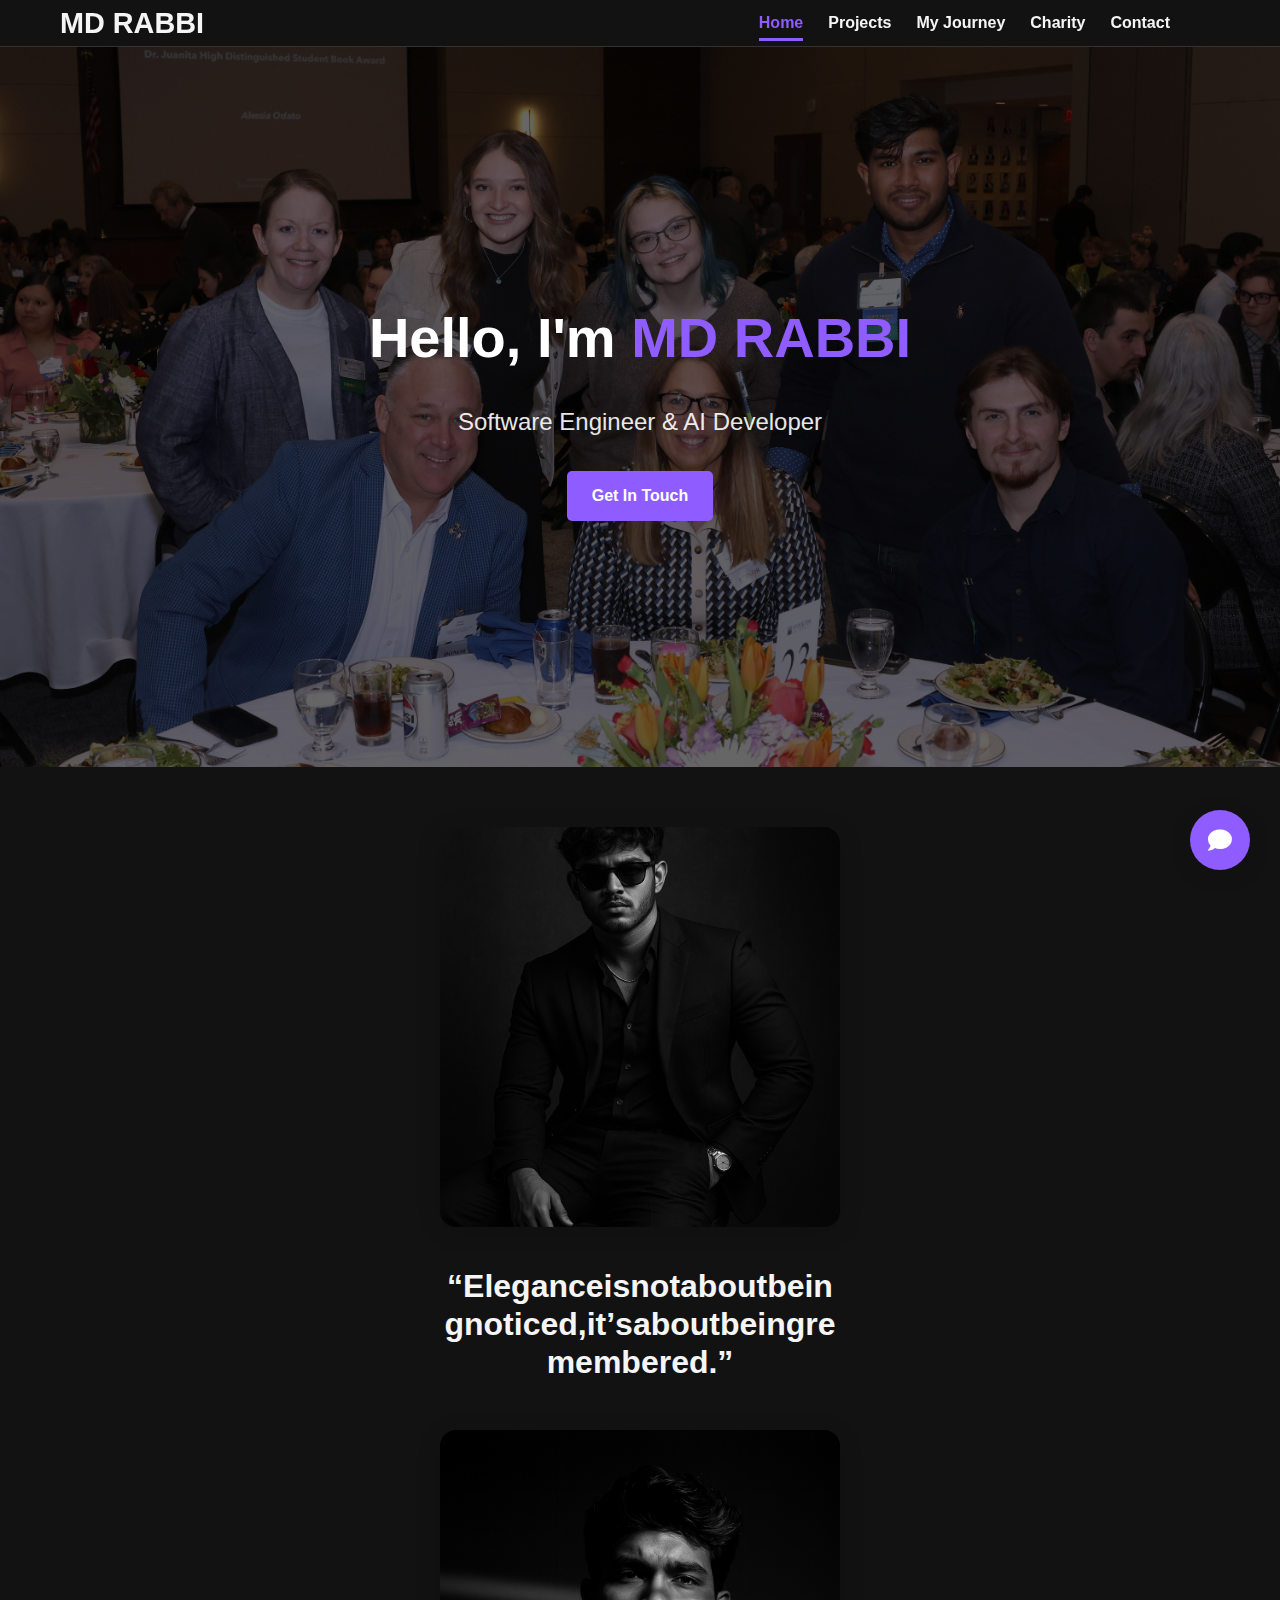
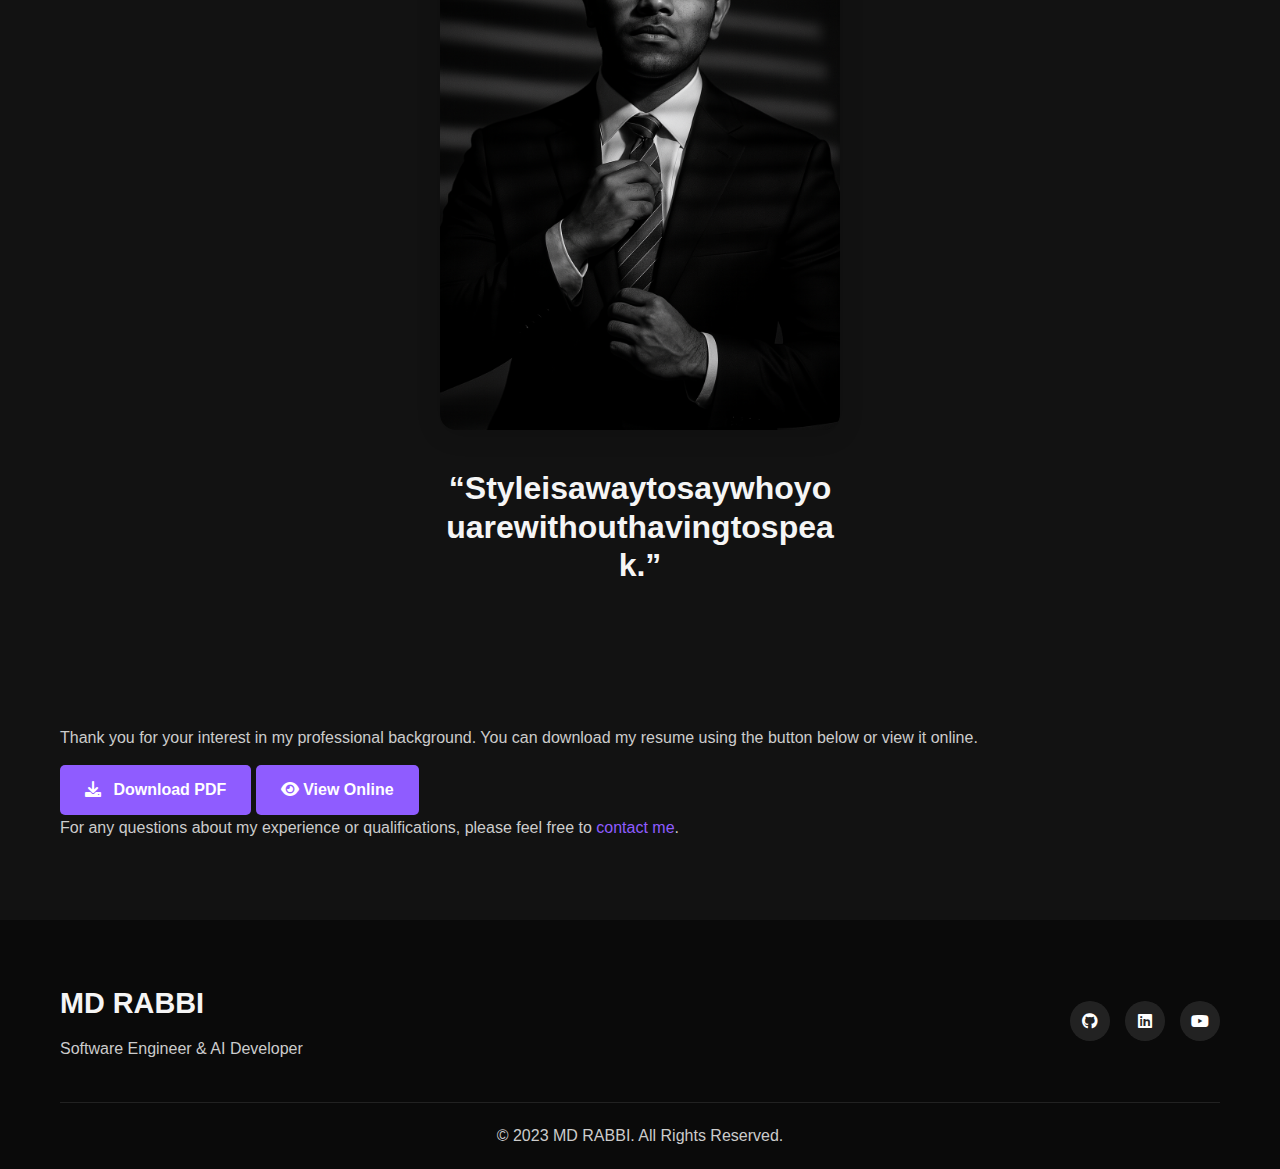
<file: index.html>
<!DOCTYPE html>
<html lang="en" data-theme="dark">
<head>
    <meta charset="UTF-8">
    <meta name="viewport" content="width=device-width, initial-scale=1.0">
    <title>MD RABBI</title>
    <link rel="stylesheet" href="styles.css">
    <link rel="stylesheet" href="chatbot.css">
    <link rel="stylesheet" href="https://cdnjs.cloudflare.com/ajax/libs/font-awesome/6.0.0-beta3/css/all.min.css">
    <!-- Preload dark mode to prevent flash -->
    <style>
@keyframes letter-fade-violet-white {
  0% { color: #8f5cff; opacity: 1; }
  50% { color: #fff; opacity: 0.7; }
  100% { color: #8f5cff; opacity: 1; }
}
.interactive-quote {
  font-size: 2rem;
  font-weight: bold;
  line-height: 1.2;
  margin: 32px 0 0 0;
  border-radius: 8px;
  display: inline-block;
  background: none;
  text-shadow: none;
}
.interactive-quote span {
  display: inline-block;
  animation: letter-fade-violet-white 2s infinite alternate;
}
</style>
</head>
<body>
    <header>
        <div class="container">
            <h1 class="logo">MD RABBI</h1>
            <nav>
                <ul>
                    <li><a href="index.html" class="active">Home</a></li>
                    <li><a href="projects.html">Projects</a></li>
                    <li><a href="journey.html">My Journey</a></li>
                    <li><a href="charity.html">Charity</a></li>
                    <li><a href="contact.html">Contact</a></li>
                </ul>
            </nav>
        </div>
    </header>

    <section class="hero">
        <div class="video-background">
            <img src="IMG_4354.JPG" alt="Beach Silhouette" id="hero-image" style="width:100%;height:100%;object-fit:cover;">
            <div class="video-overlay"></div>
        </div>
        <div class="container">
            <div class="hero-content">
                <h2>Hello, I'm <span class="highlight">MD RABBI</span></h2>
                <p class="subtitle">Software Engineer & AI Developer</p>
                <a href="contact.html" class="btn">Get In Touch</a>
            </div>
        </div>
    </section>

    <!-- Add two images with quotes section -->
    <section class="image-quote-section">
      <div class="container" style="display:flex;flex-direction:column;gap:48px;justify-content:center;align-items:center;margin:60px auto;">
        <div style="width:100%;max-width:400px;text-align:center;">
          <img src="5854298B-4780-4C69-BCE3-955BF38A91E3.PNG" alt="Look 1" style="width:100%;border-radius:16px;box-shadow:0 4px 24px rgba(0,0,0,0.15);">
          <blockquote class="interactive-quote">“Elegance is not about being noticed, it’s about being remembered.”</blockquote>
        </div>
        <div style="width:100%;max-width:400px;text-align:center;">
          <img src="C2DDB8EA-46F3-41B8-9608-4E34A2DE93BC.PNG" alt="Look 2" style="width:100%;border-radius:16px;box-shadow:0 4px 24px rgba(0,0,0,0.15);">
          <blockquote class="interactive-quote">“Style is a way to say who you are without having to speak.”</blockquote>
        </div>
      </div>
    </section>
    <script>
    document.addEventListener('DOMContentLoaded', function() {
      // Letter-by-letter animation for quotes
      document.querySelectorAll('.interactive-quote').forEach(function(quote) {
        var text = quote.textContent;
        quote.innerHTML = '';
        for (let i = 0; i < text.length; i++) {
          const span = document.createElement('span');
          span.textContent = text[i];
          span.style.animationDelay = (i * 0.06) + 's';
          quote.appendChild(span);
        }
      });
      var slider = document.getElementById('compare-slider');
      var overlay = document.getElementById('compare-overlay');
      if (slider && overlay) {
        slider.addEventListener('input', function() {
          overlay.style.width = slider.value + '%';
        });
      }
    });
    </script>

    <!-- Add Resume section from resume.html -->
    <section class="resume-section">
        <div class="container">
            <div class="resume-info">
                <p>Thank you for your interest in my professional background. You can download my resume using the button below or view it online.</p>
                <div class="resume-buttons">
                    <a href="https://drive.google.com/file/d/1pkd09YYqiFDeB0E7iOkY-baiqibolE61/view?usp=sharing" class="btn download-btn"><i class="fas fa-download"></i> Download PDF</a>
                    <a href="https://drive.google.com/file/d/1pkd09YYqiFDeB0E7iOkY-baiqibolE61/view?usp=sharing" class="btn view-btn"><i class="fas fa-eye"></i> View Online</a>
                </div>
                <p>For any questions about my experience or qualifications, please feel free to <a href="contact.html">contact me</a>.</p>
            </div>
        </div>
    </section>

    <footer>
        <div class="container">
            <div class="footer-content">
                <div class="footer-logo">
                    <h2>MD RABBI</h2>
                    <p>Software Engineer & AI Developer</p>
                </div>
                <div class="social-links">
                    <a href="https://github.com/Mrabbi3"><i class="fab fa-github"></i></a>
                    <a href="https://www.linkedin.com/in/md-rabbi3/"><i class="fab fa-linkedin"></i></a>
                    <a href="https://www.youtube.com/@FLOCKY144"><i class="fab fa-youtube"></i></a>
                </div>
            </div>
            <div class="copyright">
                <p>&copy; 2023 MD RABBI. All Rights Reserved.</p>
            </div>
        </div>
    </footer>

    <script src="script.js"></script>
    <script src="chatbot.js"></script>
</body>
</html>
</file>
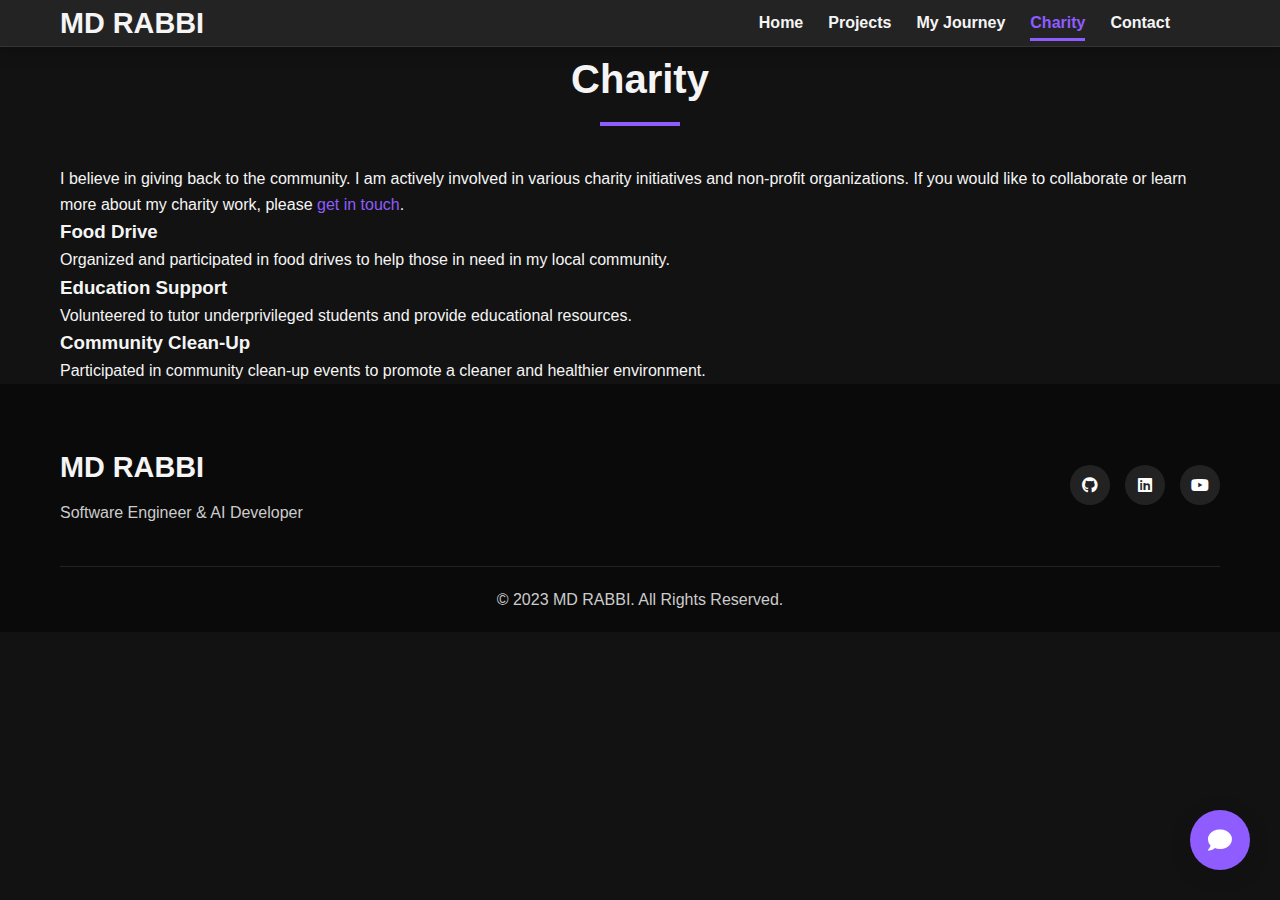
<file: charity.html>
<!DOCTYPE html>
<html lang="en" data-theme="dark">
<head>
    <meta charset="UTF-8">
    <meta name="viewport" content="width=device-width, initial-scale=1.0">
    <title>Charity - MD RABBI</title>
    <link rel="stylesheet" href="styles.css">
    <link rel="stylesheet" href="chatbot.css">
    <link rel="stylesheet" href="https://cdnjs.cloudflare.com/ajax/libs/font-awesome/6.0.0-beta3/css/all.min.css">
</head>
<body>
    <header>
        <div class="container">
            <h1 class="logo">MD RABBI</h1>
            <nav>
                <ul>
                    <li><a href="index.html">Home</a></li>
                    <li><a href="projects.html">Projects</a></li>
                    <li><a href="journey.html">My Journey</a></li>
                    <li><a href="charity.html" class="active">Charity</a></li>
                    <li><a href="contact.html">Contact</a></li>
                </ul>
            </nav>
        </div>
    </header>
    <section class="charity-section">
        <div class="container">
            <h2 class="section-title">Charity</h2>
            <p>I believe in giving back to the community. I am actively involved in various charity initiatives and non-profit organizations. If you would like to collaborate or learn more about my charity work, please <a href="contact.html">get in touch</a>.</p>
            <div class="charity-list">
                <div class="charity-item">
                    <h3>Food Drive</h3>
                    <p>Organized and participated in food drives to help those in need in my local community.</p>
                </div>
                <div class="charity-item">
                    <h3>Education Support</h3>
                    <p>Volunteered to tutor underprivileged students and provide educational resources.</p>
                </div>
                <div class="charity-item">
                    <h3>Community Clean-Up</h3>
                    <p>Participated in community clean-up events to promote a cleaner and healthier environment.</p>
                </div>
            </div>
        </div>
    </section>
    <footer>
        <div class="container">
            <div class="footer-content">
                <div class="footer-logo">
                    <h2>MD RABBI</h2>
                    <p>Software Engineer & AI Developer</p>
                </div>
                <div class="social-links">
                    <a href="https://github.com/Mrabbi3"><i class="fab fa-github"></i></a>
                    <a href="https://www.linkedin.com/in/md-rabbi3/"><i class="fab fa-linkedin"></i></a>
                    <a href="https://www.youtube.com/@FLOCKY144"><i class="fab fa-youtube"></i></a>
                </div>
            </div>
            <div class="copyright">
                <p>&copy; 2023 MD RABBI. All Rights Reserved.</p>
            </div>
        </div>
    </footer>
    <script src="script.js"></script>
    <script src="chatbot.js"></script>
</body>
</html>
</file>
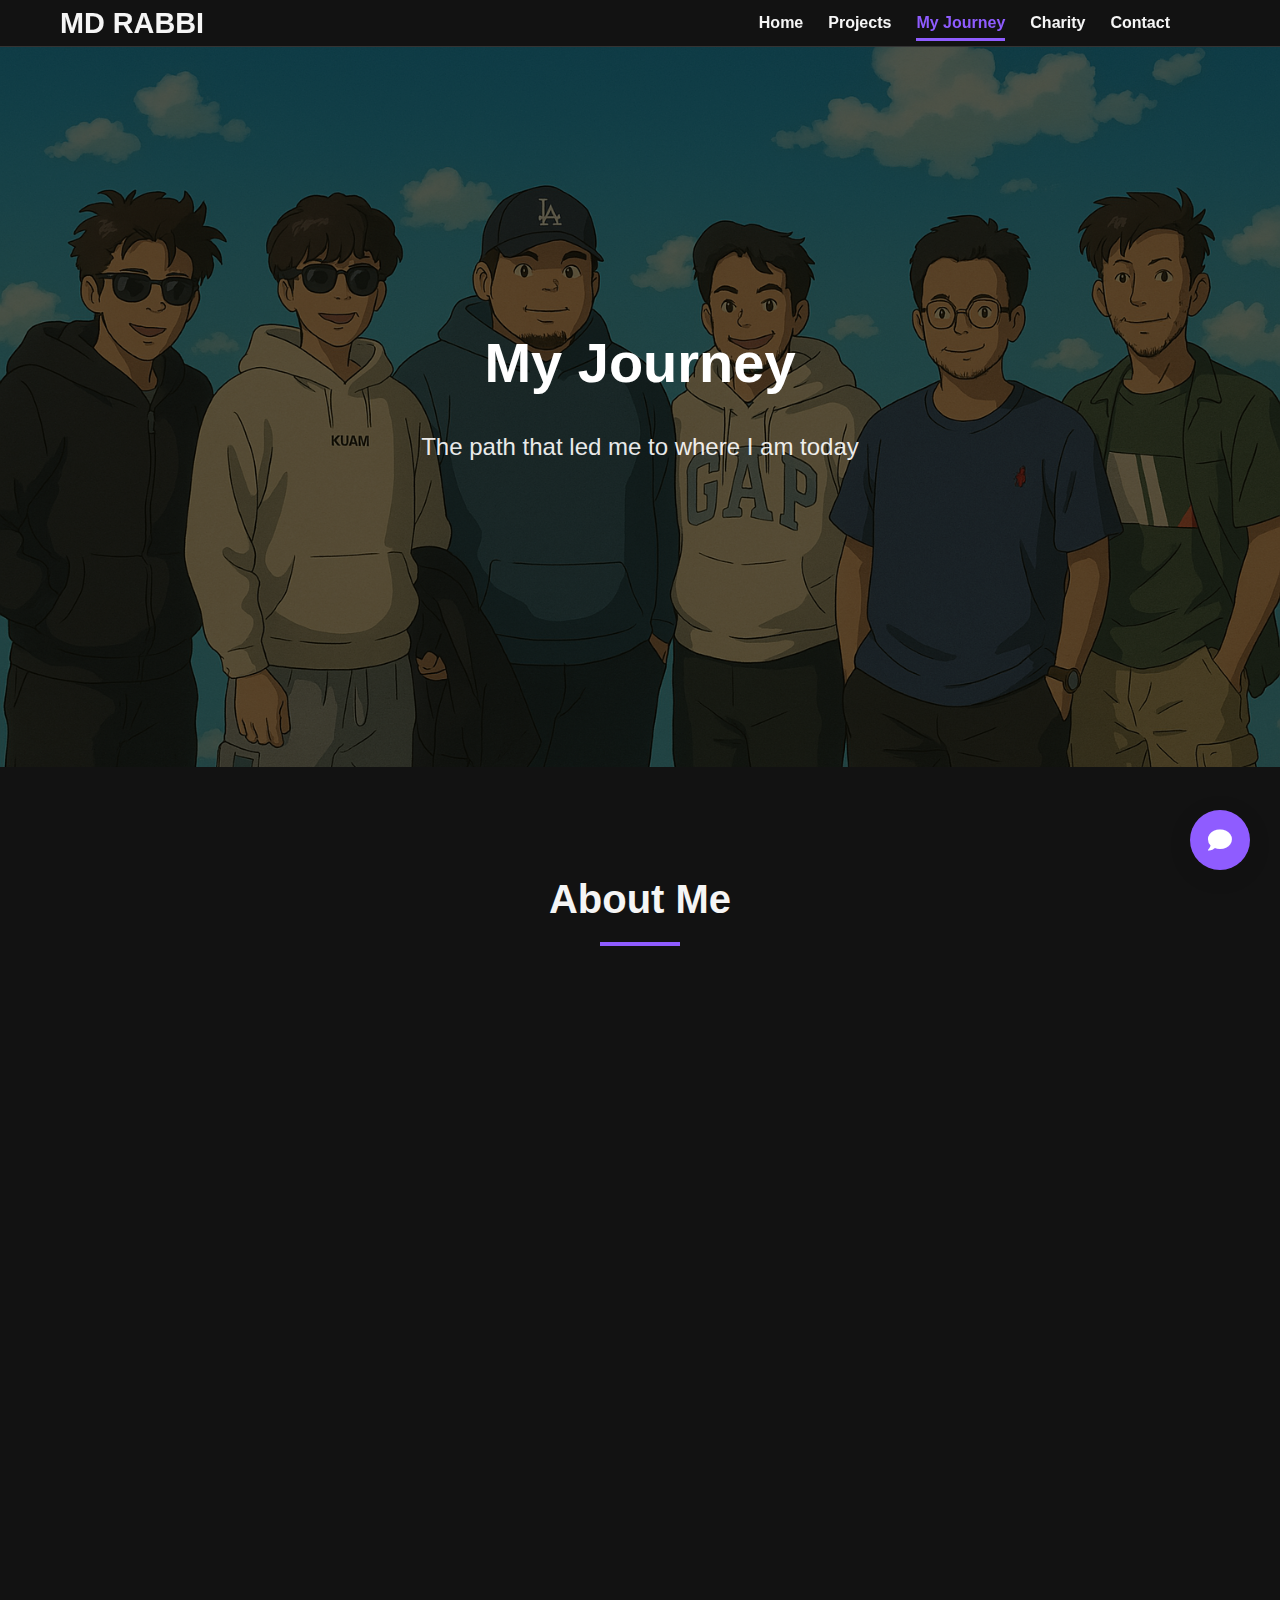
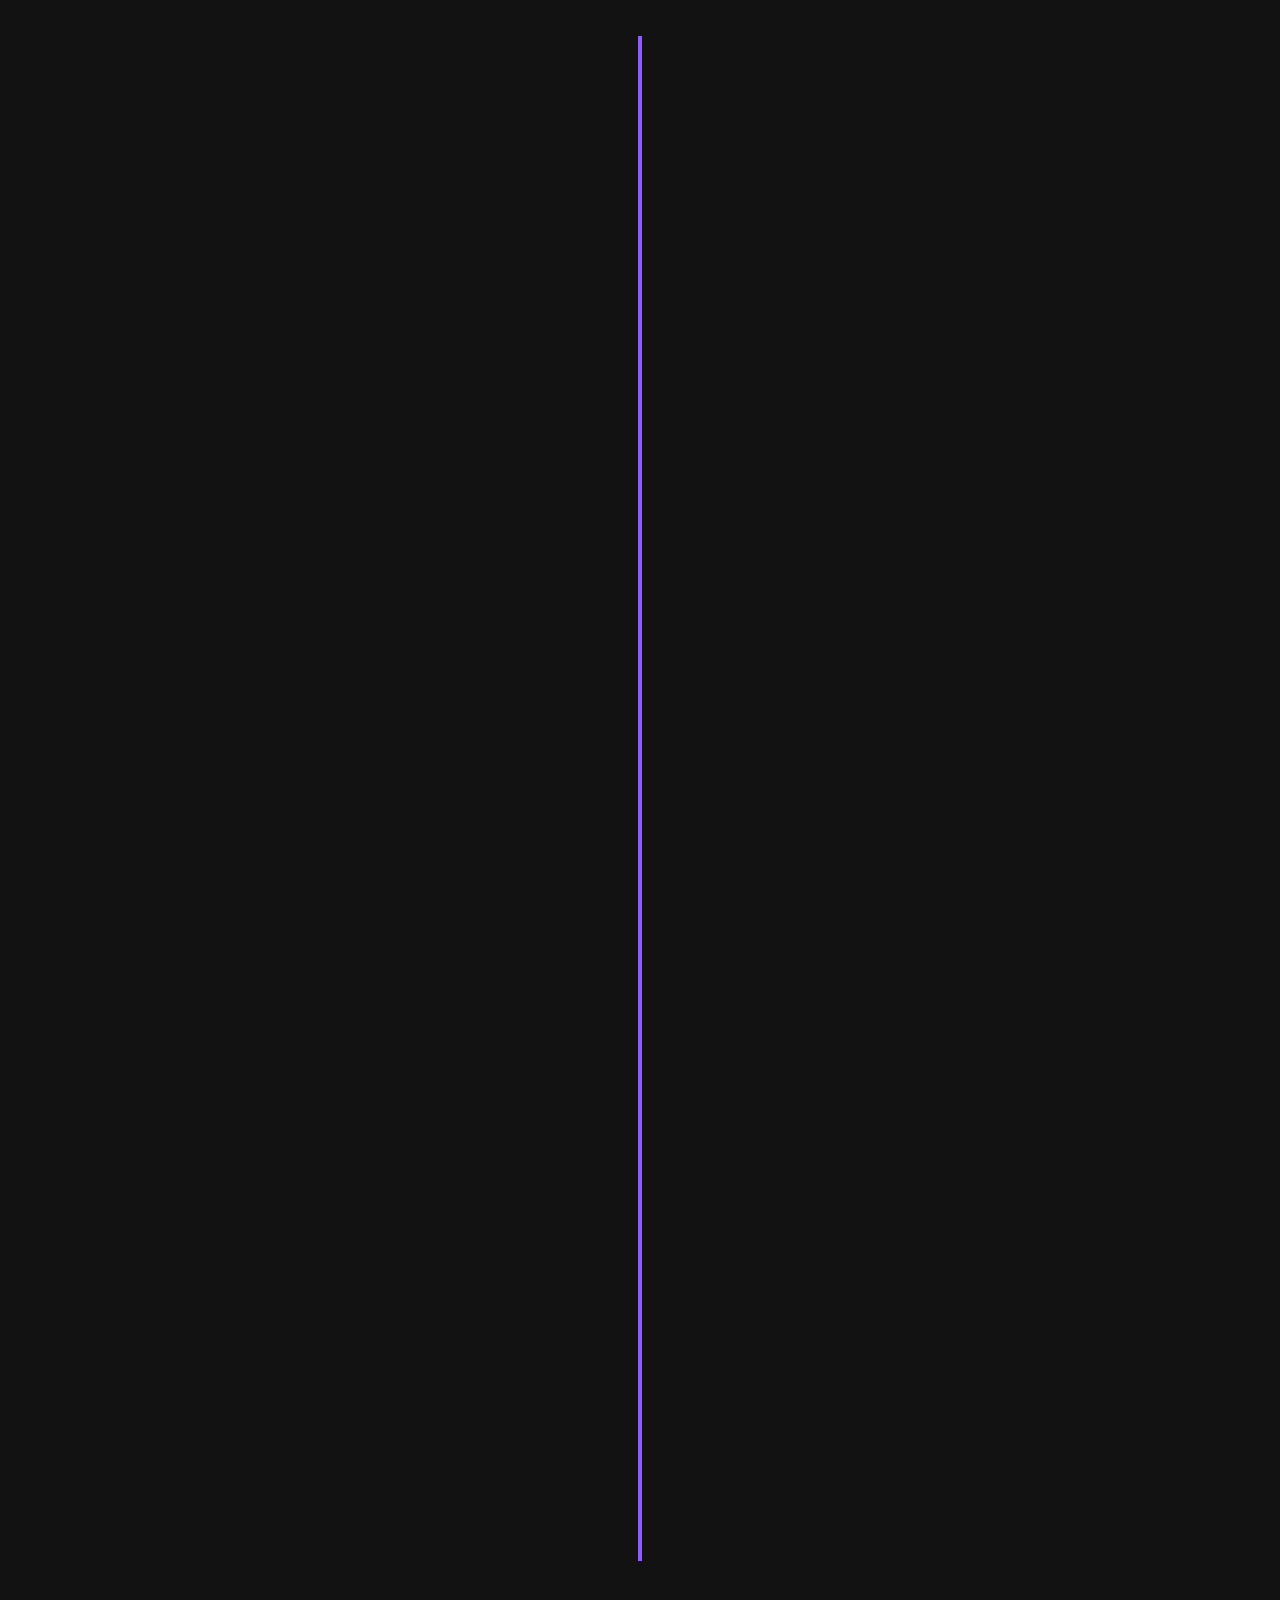
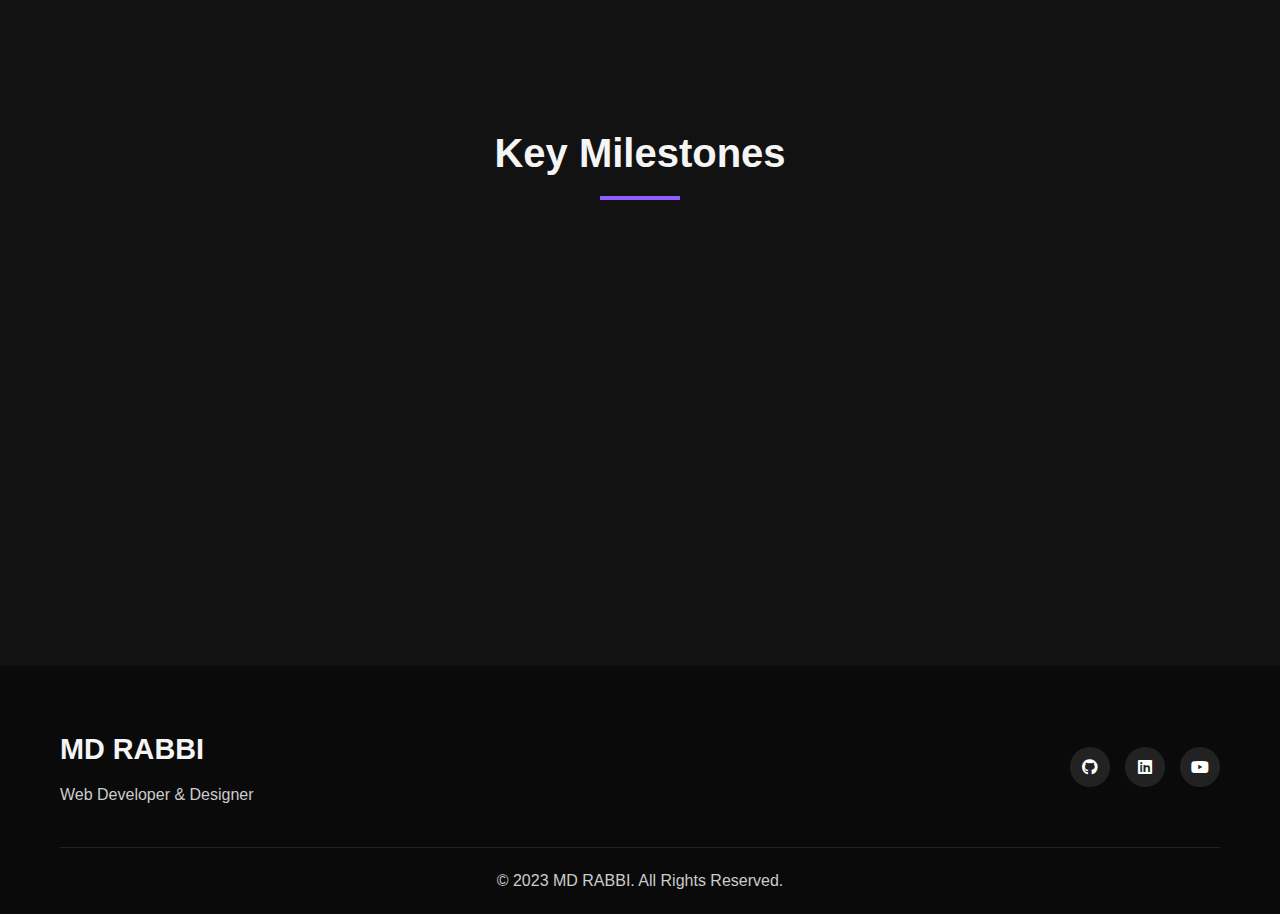
<file: journey.html>
<!DOCTYPE html>
<html lang="en" data-theme="dark">
<head>
    <meta charset="UTF-8">
    <meta name="viewport" content="width=device-width, initial-scale=1.0">
    <title>My Journey - MD RABBI</title>
    <link rel="stylesheet" href="styles.css">
    <link rel="stylesheet" href="chatbot.css">
    <link rel="stylesheet" href="https://cdnjs.cloudflare.com/ajax/libs/font-awesome/6.0.0-beta3/css/all.min.css">
</head>
<body>
    <header>
        <div class="container">
            <h1 class="logo">MD RABBI</h1>
            <nav>
                <ul>
                    <li><a href="index.html">Home</a></li>
                    <li><a href="projects.html">Projects</a></li>
                    <li><a href="journey.html" class="active">My Journey</a></li>
                    <li><a href="charity.html">Charity</a></li>
                    <li><a href="contact.html">Contact</a></li>
                </ul>
            </nav>
        </div>
    </header>

    <section class="hero">
        <div class="video-background">
            <img src="5B5FF857-5235-4617-AEDC-463E670869E3.PNG" alt="My Journey Hero" id="hero-image" style="width:100%;height:100%;object-fit:cover;">
            <div class="video-overlay"></div>
        </div>
        <div class="container">
            <div class="hero-content">
                <h2>My Journey</h2>
                <p class="subtitle">The path that led me to where I am today</p>
            </div>
        </div>
    </section>

    <!-- Add About section after hero -->
    <section class="about" id="about">
        <div class="container">
            <h2 class="section-title">About Me</h2>
            <div class="about-content">
                <div class="about-image">
                    <img src="IMG_3974.JPG" alt="Your Name">
                </div>
                <div class="about-text">
                    <p>Welcome to my portfolio! I am a passionate computer science student with a keen interest in Ai and Machine Learning and software development. Also I am good at web development and design. I am a quick learner and I am always looking for new challenges.</p>
                    <p>My goal is to become a software engineer and I am working hard to achieve my goal. Currently I am looking for internship to gain more experience and knowledge. Thanks!</p>
                    <div class="skills">
                        <h3>My Skills</h3>
                        <div class="skill-tags">
                            <span>HTML5</span>
                            <span>CSS3</span>
                            <span>JavaScript</span>
                            <span>React</span>
                            <span>Node.js</span>
                            <span>Java</span>
                            <span>Python</span>
                            <span>C++</span>
                            <span>C#</span>
                            <span>SQL</span>
                            <span>Git</span>
                            <span>GitHub</span>
                            <span> LLM </span>
                            <span> ML </span>
                            <span> AI </span>
                        </div>
                    </div>
                </div>
            </div>
        </div>
    </section>

    <!-- After about section, add timeline-section and milestones -->
    <section class="timeline-section">
        <div class="container">
            <div class="timeline">
                <!-- Timeline Item 1 -->
                <div class="timeline-item">
                    <div class="timeline-dot"></div>
                    <div class="timeline-date">2025</div>
                    <div class="timeline-content">
                        <h3>Student Worker</h3>
                        <h4>Stockton University</h4>
                        <p>I started my role as a Student Worker in various departments of Stockton University which includes Dean of Students office, Osprey Pantry and research institute.</p>
                    </div>
                </div>
                <!-- Timeline Item 2 -->
                <div class="timeline-item">
                    <div class="timeline-dot"></div>
                    <div class="timeline-date">2024</div>
                    <div class="timeline-content">
                        <h3>Resident Assistant</h3>
                        <h4>Stockton University</h4>
                        <p>I became a resident assistant for Stockton University. I was able to learn a lot about the responsibilities of a resident assistant and how to handle the residents.</p>
                    </div>
                </div>
                <!-- Timeline Item 3 -->
                <div class="timeline-item">
                    <div class="timeline-dot"></div>
                    <div class="timeline-date">2023</div>
                    <div class="timeline-content">
                        <h3>Workshop Tutor</h3>
                        <h4>Stockton University</h4>
                        <p>I was a tutor for a workshop on Mathematics. I was able to help the students understand the concepts of Mathematics and how to apply them in real life problems.</p>
                    </div>
                </div>
                <!-- Timeline Item 4 -->
                <div class="timeline-item">
                    <div class="timeline-dot"></div>
                    <div class="timeline-date">2023</div>
                    <div class="timeline-content">
                        <h3>Bachelor's Degree in Computer Science</h3>
                        <h4>Stockton University</h4>
                        <p>I Started my higher education in Stockton University in New Jersey. One of my life changing decision was to come to US for higher education. I learned a lot about myself and my capabilities. I was able to build a strong foundation in Computer Science and Mathematics.</p>
                    </div>
                </div>
                <!-- Timeline Item 5 -->
                <div class="timeline-item">
                    <div class="timeline-dot"></div>
                    <div class="timeline-date">2019</div>
                    <div class="timeline-content">
                        <h3>First Work Experience</h3>
                        <h4>Sangram Textile</h4>
                        <p>My First work experience in my Family Business where I learned important rules of business and how to deal with clients. For technical Part I used HTML, CSS, JavaScript to build a simple website for the company.</p>
                    </div>
                </div>
            </div>
        </div>
    </section>
    <section class="milestones">
        <div class="container">
            <h2 class="section-title">Key Milestones</h2>
            <div class="milestones-grid">
                <div class="milestone-card">
                    <div class="milestone-icon">
                        <i class="fas fa-trophy"></i>
                    </div>
                    <h3>Dean's List</h3>
                    <p>Received recognition for outstanding academic performance in the Fall 2023, Spring 2024 and Spring 2025.</p>
                    <a href="https://www.linkedin.com/in/md-rabbi3/details/honors/" class="btn-small">View More</a>
                </div>
                <div class="milestone-card">
                    <div class="milestone-icon">
                        <i class="fas fa-certificate"></i>
                    </div>
                    <h3>Certification</h3>
                    <p>Earned certification in Advanced JavaScript and React Development.</p>
                </div>
                <div class="milestone-card">
                    <div class="milestone-icon">
                        <i class="fas fa-users"></i>
                    </div>
                    <h3>Leadership Awards</h3>
                    <p>Received leadership awards for my contributions to the community and the university.</p>
                    <a href="https://www.linkedin.com/in/md-rabbi3/details/honors/" class="btn-small">View More</a>
                </div>
                <div class="milestone-card">
                    <div class="milestone-icon">
                        <i class="fas fa-laptop-code"></i>
                    </div>
                    <h3>Hackathons</h3>
                    <p>Successfully completed HenHack 2024 and presented my project in the hackathon.</p>
                </div>
            </div>
        </div>
    </section>

    <footer>
        <div class="container">
            <div class="footer-content">
                <div class="footer-logo">
                    <h2>MD RABBI</h2>
                    <p>Web Developer & Designer</p>
                </div>
                <div class="social-links">
                    <a href="https://github.com/Mrabbi3"><i class="fab fa-github"></i></a>
                    <a href="https://www.linkedin.com/in/md-rabbi3/"><i class="fab fa-linkedin"></i></a>
                    <a href="https://www.youtube.com/@FLOCKY144"><i class="fab fa-youtube"></i></a>
                </div>
            </div>
            <div class="copyright">
                <p>&copy; 2023 MD RABBI. All Rights Reserved.</p>
            </div>
        </div>
    </footer>

    <script src="script.js"></script>
    <script src="chatbot.js"></script>
</body>
</html>
</file>
<file: styles.css>
/* General Styles */
:root {
    --primary-color: #8f5cff; /* Violet accent color */
    --secondary-color: #555555;
    --dark-color: #222222;
    --light-color: #ffffff;
    --success-color: #28a745;
    --danger-color: #dc3545;
    --box-shadow: 0 5px 15px rgba(0, 0, 0, 0.05);
    --transition: all 0.3s ease;
    --text-color: #333333;
    --bg-color: #181818; /* Matte black */
    --card-bg: #232323;
    --border-color: #eaeaea;
    --shadow-color: rgba(0, 0, 0, 0.05);
}

/* Dark Theme Variables - must be after :root */
html[data-theme="dark"] {
    --primary-color: #8f5cff;
    --secondary-color: #aaa;
    --accent-color: #8f5cff;
    --bg-color: #181818;
    --light-color: #232323;
    --text-color: #f5f5f5; /* This is white text for dark mode */
    --border-color: #333;
    --shadow-color: rgba(0, 0, 0, 0.2);
    --box-shadow: 0 5px 15px var(--shadow-color);
    --dark-color: #f5f5f5; /* Invert dark color for dark mode */
}

* {
    margin: 0;
    padding: 0;
    box-sizing: border-box;
}

body {
    font-family: 'Segoe UI', Tahoma, Geneva, Verdana, sans-serif;
    line-height: 1.6;
    color: var(--text-color);
    background-color: var(--bg-color);
}

a {
    text-decoration: none;
    color: var(--primary-color);
    transition: var(--transition);
}

a:hover {
    color: #6c2bd7; /* Darker shade of violet */
}

ul {
    list-style: none;
}

img {
    max-width: 100%;
    height: auto;
}

.container {
    max-width: 1200px;
    margin: 0 auto;
    padding: 0 20px;
}

.section-title {
    text-align: center;
    margin-bottom: 40px;
    font-size: 2.5rem;
    color: var(--dark-color);
    position: relative;
    padding-bottom: 15px;
}

.section-title::after {
    content: '';
    position: absolute;
    bottom: 0;
    left: 50%;
    transform: translateX(-50%);
    width: 80px;
    height: 4px;
    background-color: var(--primary-color);
}

.btn {
    display: inline-block;
    background-color: var(--primary-color);
    color: white;
    padding: 12px 25px;
    border: none;
    border-radius: 5px;
    cursor: pointer;
    transition: var(--transition);
    font-weight: 600;
    text-align: center;
}

.btn:hover {
    background-color: #6c2bd7; /* Darker shade of violet */
    color: white;
    transform: translateY(-3px);
    box-shadow: var(--box-shadow);
}

.btn-small {
    padding: 8px 15px;
    font-size: 0.9rem;
}

.btn.secondary {
    background-color: transparent;
    border: 2px solid var(--primary-color);
    color: var(--primary-color);
}

.btn.secondary:hover {
    background-color: var(--primary-color);
    color: white;
}

.center {
    text-align: center;
    margin-top: 30px;
}

.highlight {
    color: var(--primary-color);
}

/* Header */
header {
    background-color: var(--light-color);
    box-shadow: var(--box-shadow);
    position: sticky;
    top: 0;
    z-index: 100;
    transition: background-color 0.3s, box-shadow 0.3s;
}

header.transparent-header {
    background-color: transparent !important;
    box-shadow: none !important;
}

header .container {
    display: flex;
    align-items: center;
    justify-content: space-between;
    position: relative;
}

header nav {
    margin-right: 50px;
}

.logo {
    font-size: 1.8rem;
    color: var(--dark-color);
    font-weight: 700;
}

nav ul {
    display: flex;
}

nav ul li {
    margin-left: 25px;
}

nav ul li a {
    color: var(--dark-color);
    font-weight: 600;
    padding: 10px 0;
    position: relative;
}

nav ul li a::after {
    content: '';
    position: absolute;
    bottom: 0;
    left: 0;
    width: 0;
    height: 3px;
    background-color: var(--primary-color);
    transition: var(--transition);
}

nav ul li a:hover::after,
nav ul li a.active::after {
    width: 100%;
}

nav ul li a.active {
    color: var(--primary-color);
}

/* Hero Section with Video Background */
.hero {
    position: relative;
    height: 80vh;
    color: white;
    display: flex;
    align-items: center;
    text-align: center;
    overflow: hidden;
}

.video-background {
    position: absolute;
    top: 0;
    left: 0;
    width: 100%;
    height: 100%;
    z-index: 0; /* Changed from -1 to ensure video is visible */
    overflow: hidden;
}

#hero-video {
    position: absolute;
    top: 50%;
    left: 50%;
    min-width: 100%;
    min-height: 100%;
    width: auto;
    height: auto;
    transform: translateX(-50%) translateY(-50%);
    object-fit: cover;
    z-index: 1; /* Ensure video is above the background */
    display: block !important; /* Force display */
    visibility: visible !important; /* Ensure visibility */
    opacity: 1 !important; /* Full opacity */
}

.video-overlay {
    position: absolute;
    top: 0;
    left: 0;
    width: 100%;
    height: 100%;
    background-color: rgba(0, 0, 0, 0.5); /* Less dark to make video more visible */
    z-index: 2; /* Above video but below content */
}

.hero-content {
    position: relative;
    z-index: 3; /* Above overlay and video */
    pointer-events: auto; /* Ensure interactive elements work */
    max-width: 800px;
    margin: 0 auto;
}

.hero-content h2 {
    font-size: 3.5rem;
    margin-bottom: 20px;
}

.hero-content .subtitle {
    font-size: 1.5rem;
    margin-bottom: 30px;
    opacity: 0.9;
}

/* About Section */
.about {
    padding: 100px 0;
    background-color: var(--light-color);
}

.about-content {
    display: flex;
    align-items: center;
    gap: 50px;
}

.about-image {
    flex: 1;
}

.about-image img {
    border-radius: 10px;
    box-shadow: var(--box-shadow);
}

.about-text {
    flex: 2;
}

.about-text p {
    margin-bottom: 20px;
    font-size: 1.1rem;
}

.skills {
    margin-top: 30px;
}

.skills h3 {
    margin-bottom: 15px;
    font-size: 1.3rem;
}

.skill-tags {
    display: flex;
    flex-wrap: wrap;
    gap: 10px;
}

.skill-tags span {
    background-color: rgba(143, 92, 255, 0.1); /* Light version of accent color */
    color: var(--primary-color);
    padding: 8px 15px;
    border-radius: 20px;
    font-size: 0.9rem;
    font-weight: 600;
    transition: all 0.3s ease; /* Add transition for smooth effect */
}

.skill-tags span:hover {
    background-color: var(--primary-color);
    color: white;
    transform: translateY(-5px);
    box-shadow: 0 5px 15px rgba(0,0,0,0.1);
    cursor: pointer;
}

/* Featured Projects Section */
.featured-projects {
    padding: 100px 0;
    background-color: var(--bg-color);
}

.projects-grid {
    display: grid;
    grid-template-columns: repeat(auto-fill, minmax(350px, 1fr));
    gap: 30px;
}

.project-card {
    background-color: var(--light-color);
    border-radius: 10px;
    overflow: hidden;
    box-shadow: var(--box-shadow);
    transition: var(--transition);
}

.project-card:hover {
    transform: translateY(-10px);
}

.project-image {
    height: 200px;
    overflow: hidden;
}

.project-image img {
    width: 100%;
    height: 100%;
    object-fit: cover;
    transition: var(--transition);
}

.project-card:hover .project-image img {
    transform: scale(1.1);
}

.project-info {
    padding: 20px;
}

.project-info h3 {
    margin-bottom: 10px;
    font-size: 1.3rem;
}

.project-info p {
    margin-bottom: 15px;
    color: var(--secondary-color);
}

.project-tags {
    display: flex;
    flex-wrap: wrap;
    gap: 8px;
    margin-bottom: 15px;
}

.project-tags span {
    background-color: rgba(143, 92, 255, 0.1);
    color: var(--primary-color);
    padding: 5px 10px;
    border-radius: 15px;
    font-size: 0.8rem;
    font-weight: 600;
}

.project-links {
    display: flex;
    gap: 10px;
}

.project-card .btn-small {
    background-color: #6c2bd7; /* Darker shade of violet */
}

/* Page Header */
.page-header {
    background: linear-gradient(rgba(0, 0, 0, 0.7), rgba(0, 0, 0, 0.7)), url('https://via.placeholder.com/1920x400') no-repeat center center/cover;
    padding: 80px 0;
    color: white;
    text-align: center;
}

.page-header h2 {
    font-size: 2.5rem;
    margin-bottom: 15px;
}

.page-header p {
    font-size: 1.2rem;
    max-width: 700px;
    margin: 0 auto 20px;
    opacity: 0.9;
}

.download-btn {
    margin-top: 15px;
}

.download-btn i {
    margin-right: 8px;
}

/* Projects Page */
.projects-section {
    padding: 80px 0;
    background-color: var(--light-color);
}

.filter-buttons {
    display: flex;
    justify-content: center;
    flex-wrap: wrap;
    gap: 15px;
    margin-bottom: 40px;
}

.filter-btn {
    background-color: transparent;
    border: 2px solid var(--primary-color);
    color: var(--primary-color);
    padding: 8px 20px;
    border-radius: 25px;
    cursor: pointer;
    transition: var(--transition);
    font-weight: 600;
}

.filter-btn:hover,
.filter-btn.active {
    background-color: var(--primary-color);
    color: white;
}

/* Timeline Section */
.timeline-section {
    padding: 80px 0;
    background-color: var(--light-color);
}

.timeline {
    position: relative;
    max-width: 800px;
    margin: 0 auto;
}

.timeline::after {
    content: '';
    position: absolute;
    width: 4px;
    background-color: var(--primary-color);
    top: 0;
    bottom: 0;
    left: 50%;
    transform: translateX(-50%);
}

.timeline-item {
    padding: 20px 40px;
    position: relative;
    width: 50%;
    box-sizing: border-box;
}

.timeline-item:nth-child(odd) {
    left: 0;
}

.timeline-item:nth-child(even) {
    left: 50%;
}

.timeline-dot {
    position: absolute;
    width: 20px;
    height: 20px;
    background-color: white;
    border: 4px solid var(--primary-color);
    border-radius: 50%;
    top: 25px;
    z-index: 1;
}

.timeline-item:nth-child(odd) .timeline-dot {
    right: -10px;
}

.timeline-item:nth-child(even) .timeline-dot {
    left: -10px;
}

.timeline-date {
    position: absolute;
    top: 25px;
    font-weight: 700;
    color: var(--primary-color);
}

.timeline-item:nth-child(odd) .timeline-date {
    right: -120px;
}

.timeline-item:nth-child(even) .timeline-date {
    left: -120px;
}

.timeline-content {
    padding: 20px;
    background-color: var(--light-color);
    border-radius: 10px;
    box-shadow: var(--box-shadow);
}

.timeline-content h3 {
    margin-bottom: 5px;
    color: var(--primary-color);
}

.timeline-content h4 {
    margin-bottom: 10px;
    color: var(--secondary-color);
    font-weight: 600;
}

/* Milestones Section */
.milestones {
    padding: 80px 0;
    background-color: var(--bg-color);
}

.milestones-grid {
    display: grid;
    grid-template-columns: repeat(auto-fill, minmax(250px, 1fr));
    gap: 30px;
}

.milestone-card {
    background-color: var(--light-color);
    padding: 30px;
    border-radius: 10px;
    box-shadow: var(--box-shadow);
    text-align: center;
    transition: var(--transition);
}

.milestone-card:hover {
    transform: translateY(-10px);
}

.milestone-icon {
    font-size: 2.5rem;
    color: var(--primary-color);
    margin-bottom: 20px;
}

.milestone-card h3 {
    margin-bottom: 15px;
    font-size: 1.3rem;
}

/* Resume Page */
.resume-section {
    padding: 80px 0;
    background-color: var(--light-color);
}

.resume-container {
    max-width: 900px;
    margin: 0 auto;
    background-color: var(--light-color);
    padding: 40px;
    border-radius: 10px;
    box-shadow: var(--box-shadow);
}

.resume-header {
    text-align: center;
    margin-bottom: 40px;
    padding-bottom: 20px;
    border-bottom: 2px solid #eee;
}

.resume-header h1 {
    font-size: 2.5rem;
    margin-bottom: 10px;
}

.resume-title {
    font-size: 1.3rem;
    color: var(--secondary-color);
    margin-bottom: 20px;
}

.resume-contact {
    display: flex;
    justify-content: center;
    flex-wrap: wrap;
    gap: 20px;
}

.resume-contact p {
    display: flex;
    align-items: center;
}

.resume-contact p i {
    margin-right: 8px;
    color: var(--primary-color);
}

.resume-summary {
    margin-bottom: 40px;
}

.resume-summary h2,
.resume-section h2 {
    font-size: 1.8rem;
    margin-bottom: 15px;
    color: var(--primary-color);
    padding-bottom: 10px;
    border-bottom: 2px solid #eee;
}

.resume-item {
    margin-bottom: 30px;
}

.resume-item-header {
    display: flex;
    justify-content: space-between;
    align-items: center;
    margin-bottom: 10px;
}

.resume-item-header h3 {
    font-size: 1.3rem;
    color: var(--dark-color);
}

.resume-date {
    font-weight: 600;
    color: var(--primary-color);
}

.resume-item h4 {
    margin-bottom: 15px;
    color: var(--secondary-color);
}

.resume-item ul {
    padding-left: 20px;
    margin-bottom: 15px;
}

.resume-item ul li {
    margin-bottom: 8px;
    position: relative;
    padding-left: 15px;
}

.resume-item ul li::before {
    content: '•';
    color: var(--primary-color);
    position: absolute;
    left: 0;
}

.skills-container {
    display: grid;
    grid-template-columns: repeat(auto-fill, minmax(300px, 1fr));
    gap: 30px;
}

.skill-category {
    margin-bottom: 20px;
}

.skill-category h3 {
    margin-bottom: 15px;
    font-size: 1.2rem;
    color: var(--dark-color);
}

/* Contact Page */
.contact-section {
    padding: 80px 0;
    background-color: var(--light-color);
}

.contact-container {
    display: grid;
    grid-template-columns: 1fr 1fr;
    gap: 50px;
}

.contact-info {
    padding-right: 30px;
}

.contact-info h3,
.contact-form h3 {
    font-size: 1.8rem;
    margin-bottom: 20px;
    color: var(--dark-color);
}

.contact-info p {
    margin-bottom: 30px;
    font-size: 1.1rem;
}

.contact-details {
    margin-bottom: 40px;
}

.contact-item {
    display: flex;
    margin-bottom: 25px;
}

.contact-icon {
    font-size: 1.5rem;
    color: var(--primary-color);
    margin-right: 20px;
    width: 50px;
    height: 50px;
    background-color: rgba(143, 92, 255, 0.1);
    border-radius: 50%;
    display: flex;
    align-items: center;
    justify-content: center;
}

.contact-text h4 {
    margin-bottom: 5px;
    font-size: 1.2rem;
}

.social-links-large {
    display: flex;
    flex-wrap: wrap;
    gap: 15px;
}

.social-link {
    display: flex;
    align-items: center;
    background-color: rgba(143, 92, 255, 0.1);
    color: var(--primary-color);
    padding: 10px 20px;
    border-radius: 5px;
    transition: var(--transition);
}

.social-link:hover {
    background-color: var(--primary-color);
    color: white;
}

.social-link i {
    margin-right: 10px;
    font-size: 1.2rem;
}

.form-group {
    margin-bottom: 20px;
}

.form-group label {
    display: block;
    margin-bottom: 8px;
    font-weight: 600;
}

.form-group input,
.form-group textarea {
    width: 100%;
    padding: 12px;
    border: 1px solid #ddd;
    border-radius: 5px;
    font-family: inherit;
    font-size: 1rem;
    transition: var(--transition);
}

.form-group input:focus,
.form-group textarea:focus {
    outline: none;
    border-color: var(--primary-color);
    box-shadow: 0 0 0 3px rgba(143, 92, 255, 0.2);
}

/* Footer */
footer {
    background-color: var(--dark-color);
    color: white;
    padding: 60px 0 20px;
}

.footer-content {
    display: flex;
    justify-content: space-between;
    align-items: center;
    margin-bottom: 40px;
}

.footer-logo h2 {
    font-size: 1.8rem;
    margin-bottom: 10px;
}

.footer-logo p {
    color: #ccc;
}

.social-links {
    display: flex;
    gap: 15px;
}

.social-links a {
    display: flex;
    align-items: center;
    justify-content: center;
    width: 40px;
    height: 40px;
    background-color: rgba(255, 255, 255, 0.1);
    color: white;
    border-radius: 50%;
    transition: var(--transition);
}

.social-links a:hover {
    background-color: var(--primary-color);
    transform: translateY(-5px);
}

.copyright {
    text-align: center;
    padding-top: 20px;
    border-top: 1px solid rgba(255, 255, 255, 0.1);
    color: #ccc;
}

/* Responsive Design */
@media (max-width: 992px) {
    .about-content {
        flex-direction: column;
        text-align: center;
    }
    
    .about-image {
        margin-bottom: 30px;
    }
    
    .skill-tags {
        justify-content: center;
    }
    
    .contact-container {
        grid-template-columns: 1fr;
    }
    
    .contact-info {
        padding-right: 0;
        margin-bottom: 40px;
    }
}

@media (max-width: 768px) {
    .hero-content h2 {
        font-size: 2.5rem;
    }
    
    .timeline::after {
        left: 31px;
    }
    
    .timeline-item {
        width: 100%;
        padding-left: 70px;
        padding-right: 25px;
    }
    
    .timeline-item:nth-child(even) {
        left: 0;
    }
    
    .timeline-dot {
        left: 21px;
    }
    
    .timeline-item:nth-child(odd) .timeline-dot {
        right: auto;
        left: 21px;
    }
    
    .timeline-date {
        position: relative;
        top: 0;
        margin-bottom: 10px;
    }
    
    .timeline-item:nth-child(odd) .timeline-date,
    .timeline-item:nth-child(even) .timeline-date {
        right: auto;
        left: 0;
    }
    
    .footer-content {
        flex-direction: column;
        text-align: center;
    }
    
    .footer-logo {
        margin-bottom: 20px;
    }
    
    /* Ensure header layout works with the theme toggle on mobile */
    header .container {
        position: relative;
        flex-direction: row; /* Override the column layout for smaller screens */
        justify-content: space-between;
        align-items: center;
    }
    
    header .logo {
        margin-bottom: 0; /* Remove margin added in media query */
        margin-right: auto; /* Push to the left */
    }
    
    /* Hide nav by default on mobile */
    header nav {
        position: absolute;
        top: 100%;
        width: 100%;
        left: 0;
    }
    
    /* Fix contrast for mobile navigation links */
    html[data-theme="dark"] .mobile-nav {
        background-color: var(--light-color);
    }
    
    html[data-theme="dark"] .mobile-nav ul li a {
        color: var(--text-color);
    }
}

@media (max-width: 576px) {
    .theme-toggle {
        position: absolute;
        top: 20px;
        right: 50px; /* Adjusted for better spacing on smaller screens */
    }
    
    .mobile-nav-toggle {
        position: absolute;
        top: 20px;
        right: 20px;
    }
    
    header .container {
        padding-top: 50px; /* Add space at top for the floating buttons */
        flex-direction: column;
        align-items: center;
        padding-bottom: 15px;
    }
    
    .logo {
        margin-bottom: 15px;
        margin-right: 0;
    }
    
    nav ul {
        flex-wrap: wrap;
        justify-content: center;
    }
    
    nav ul li {
        margin: 5px 10px;
    }
    
    .hero {
        height: 60vh;
    }
    
    .hero-content h2 {
        font-size: 2rem;
    }
    
    .hero-content .subtitle {
        font-size: 1.2rem;
    }
    
    .section-title {
        font-size: 2rem;
    }
    
    .projects-grid {
        grid-template-columns: 1fr;
    }
    
    .milestones-grid {
        grid-template-columns: 1fr;
    }
    
    .skills-container {
        grid-template-columns: 1fr;
    }
    
    .resume-container {
        padding: 20px;
    }
    
    .resume-contact {
        flex-direction: column;
        gap: 10px;
    }
}

/* Theme Transition */
body {
    transition: background-color 0.3s ease, color 0.3s ease;
    background-color: var(--bg-color);
    color: var(--text-color);
}

/* Theme Toggle */
.theme-toggle {
    position: absolute;
    right: 20px;
    top: 50%;
    transform: translateY(-50%);
    display: flex;
    align-items: center;
    justify-content: center;
    cursor: pointer;
    width: 36px;
    height: 36px;
    z-index: 101;
    background-color: rgba(128, 128, 128, 0.15);
    border-radius: 50%;
    transition: all 0.3s ease;
    box-shadow: 0 2px 5px rgba(0,0,0,0.1);
}

.theme-toggle:hover {
    background-color: rgba(128, 128, 128, 0.25);
    transform: translateY(-50%) scale(1.1);
}

.theme-toggle i {
    font-size: 1.3rem;
    color: var(--text-color);
    transition: transform 0.3s ease;
}

.theme-toggle:hover i {
    transform: rotate(30deg);
}

html[data-theme="dark"] .theme-toggle {
    background-color: rgba(200, 200, 200, 0.15);
}

html[data-theme="dark"] .theme-toggle:hover {
    background-color: rgba(200, 200, 200, 0.25);
}

html[data-theme="dark"] .theme-toggle i {
    color: #f5f5f5;
}

@media (max-width: 768px) {
    .theme-toggle {
        right: 70px; /* Keep enough distance for mobile toggle button */
    }
}

@media (max-width: 576px) {
    .theme-toggle {
        position: absolute;
        top: 20px;
        right: 50px; /* Adjusted for better spacing on smaller screens */
    }
}

/* Apply night mode styles to various elements */
html[data-theme="dark"] .logo,
html[data-theme="dark"] nav a,
html[data-theme="dark"] .footer-logo h2,
html[data-theme="dark"] .footer-logo p {
    color: var(--text-color);
}

html[data-theme="dark"] .project-card,
html[data-theme="dark"] .milestone-card,
html[data-theme="dark"] .timeline-content,
html[data-theme="dark"] .contact-container,
html[data-theme="dark"] .form-group input,
html[data-theme="dark"] .form-group textarea {
    background-color: var(--light-color);
    color: var(--text-color);
    border-color: var(--border-color);
}

html[data-theme="dark"] .project-info p,
html[data-theme="dark"] .timeline-content p {
    color: var(--secondary-color);
}

html[data-theme="dark"] .video-overlay {
    background-color: rgba(0, 0, 0, 0.8); /* Darker overlay for dark mode */
}

/* Mobile Navigation Styles */
html[data-theme="dark"] .mobile-nav {
    background-color: var(--light-color);
    border-color: var(--border-color);
}

html[data-theme="dark"] .mobile-nav-toggle {
    color: var(--text-color);
}

@media (max-width: 768px) {
    html[data-theme="dark"] .mobile-nav ul li a {
        color: var(--text-color);
    }
}

/* Button styles for dark mode */
html[data-theme="dark"] .btn,
html[data-theme="dark"] .btn-small {
    background-color: var(--primary-color);
    color: white;
}

html[data-theme="dark"] .btn-small.secondary {
    background-color: transparent;
    color: var(--primary-color);
    border-color: var(--primary-color);
}

html[data-theme="dark"] .filter-btn {
    background-color: var(--light-color);
    color: var(--text-color);
    border-color: var(--border-color);
}

html[data-theme="dark"] .filter-btn.active {
    background-color: var(--primary-color);
    color: white;
    border-color: var(--primary-color);
}

/* Fix text colors in dark mode */
html[data-theme="dark"] .section-title,
html[data-theme="dark"] .project-info h3,
html[data-theme="dark"] .contact-info h3,
html[data-theme="dark"] .contact-form h3,
html[data-theme="dark"] .timeline-content h3,
html[data-theme="dark"] .milestone-card h3,
html[data-theme="dark"] .contact-text h4,
html[data-theme="dark"] .resume-info p,
html[data-theme="dark"] .about-text p {
    color: var(--text-color);
}

html[data-theme="dark"] .contact-text p,
html[data-theme="dark"] .milestone-card p {
    color: #cccccc;
}

/* Fix specific dark elements to ensure good contrast */
html[data-theme="dark"] .section-title::after {
    background-color: var(--primary-color);
}

/* Additional dark mode text improvements */
html[data-theme="dark"] .section-title {
    color: var(--text-color) !important;
}

html[data-theme="dark"] .about-text p,
html[data-theme="dark"] .milestone-card p,
html[data-theme="dark"] .timeline-content p,
html[data-theme="dark"] .resume-info p,
html[data-theme="dark"] .contact-info p {
    color: #cccccc; /* Lighter than white but still good contrast */
}

html[data-theme="dark"] nav ul li a {
    color: var(--text-color);
}

html[data-theme="dark"] nav ul li a.active {
    color: var(--primary-color);
}

html[data-theme="dark"] .hero-content h2,
html[data-theme="dark"] .hero-content .subtitle {
    color: white;
}

html[data-theme="dark"] .footer-logo p {
    color: #cccccc;
}

/* Add essential dark mode background colors */
html[data-theme="dark"] body {
    background-color: var(--bg-color);
    color: var(--text-color);
}

html[data-theme="dark"] header {
    background-color: var(--light-color);
    border-bottom: 1px solid var(--border-color);
}

html[data-theme="dark"] .about,
html[data-theme="dark"] .contact-section,
html[data-theme="dark"] .resume-section,
html[data-theme="dark"] .timeline-section {
    background-color: var(--bg-color);
}

html[data-theme="dark"] footer {
    background-color: #0a0a0a; /* Even darker for footer */
}

/* Fix for section-title in dark mode */
html[data-theme="dark"] .section-title {
    color: var(--text-color) !important;
}

/* Direct dark mode styles for visibility */
html[data-theme="dark"] {
    background-color: #121212 !important;
}

html[data-theme="dark"] body {
    background-color: #121212 !important;
    color: #f5f5f5 !important;
}

html[data-theme="dark"] section {
    background-color: #121212 !important;
}

html[data-theme="dark"] .section-title {
    color: #f5f5f5 !important;
}

html[data-theme="dark"] .featured-projects,
html[data-theme="dark"] .projects-section {
    background-color: #121212;
}

/* Additional dark mode fixes for video */
html[data-theme="dark"] #hero-video {
    opacity: 1 !important; /* Ensure video is visible */
    filter: brightness(0.9); /* Slightly darken the video in dark mode */
}

html[data-theme="dark"] .hero {
    background-color: transparent !important; /* Ensure no background color interferes with video */
}

/* Specific fixes for dark mode */
html[data-theme="dark"] #hero-video {
    opacity: 1 !important;
    visibility: visible !important;
    filter: brightness(0.9);
    z-index: 1;
}

html[data-theme="dark"] .video-overlay {
    background-color: rgba(0, 0, 0, 0.6); /* Slightly darker in dark mode */
    z-index: 2;
}

html[data-theme="dark"] .hero {
    background-color: transparent !important;
    overflow: hidden;
}

/* Clean up any potential conflicts - remove this rule */
html[data-theme="dark"] .video-overlay {
    background-color: rgba(0, 0, 0, 0.6); /* Use this value consistently */
} 

html[data-theme="dark"] .project-card {
    background-color: #23202b;
    border: 1px solid #3a2e5c;
    color: var(--text-color);
}
html[data-theme="dark"] .project-info h3 {
    color: #b89cff;
}
html[data-theme="dark"] .project-tags span {
    background-color: rgba(143, 92, 255, 0.25);
    color: #b89cff;
}
</file>
<file: chatbot.css>
/* Chatbot Styles */
:root {
    --chatbot-primary-color: #8f5cff; /* Match new violet accent color */
    --chatbot-light-color: #ffffff;
    --chatbot-dark-color: #222222;
    --chatbot-bg-color: #f9f9f9;
    --chatbot-border-radius: 8px;
    --chatbot-shadow: 0 5px 25px rgba(0, 0, 0, 0.1);
    --chatbot-user-bubble-color: #e3f2fd;
    --chatbot-assistant-bubble-color: #f5f5f5;
}

/* Container */
.chatbot-container {
    position: fixed;
    bottom: 30px;
    right: 30px;
    z-index: 9999;
    font-family: 'Segoe UI', Tahoma, Geneva, Verdana, sans-serif;
}

/* Chat Icon */
.chatbot-icon {
    width: 60px;
    height: 60px;
    border-radius: 50%;
    background-color: var(--chatbot-primary-color);
    color: var(--chatbot-light-color);
    display: flex;
    justify-content: center;
    align-items: center;
    cursor: pointer;
    box-shadow: var(--chatbot-shadow);
    transition: transform 0.3s ease, box-shadow 0.3s ease;
}

.chatbot-icon i {
    font-size: 24px;
}

.chatbot-icon:hover {
    transform: scale(1.1);
    box-shadow: 0 8px 30px rgba(0, 0, 0, 0.15);
}

/* Chat Window */
.chatbot-window {
    position: absolute;
    bottom: 80px;
    right: 0;
    width: 350px;
    height: 500px;
    background-color: var(--chatbot-light-color);
    border-radius: var(--chatbot-border-radius);
    box-shadow: var(--chatbot-shadow);
    display: flex;
    flex-direction: column;
    overflow: hidden;
    transition: all 0.3s ease;
    z-index: 9998;
}

/* Chat Header */
.chatbot-header {
    padding: 15px;
    background-color: var(--chatbot-primary-color);
    color: var(--chatbot-light-color);
    display: flex;
    justify-content: space-between;
    align-items: center;
    border-top-left-radius: var(--chatbot-border-radius);
    border-top-right-radius: var(--chatbot-border-radius);
}

.chatbot-title {
    display: flex;
    align-items: center;
    gap: 10px;
    font-weight: 600;
}

.chatbot-title i {
    font-size: 20px;
}

.chatbot-close {
    cursor: pointer;
    transition: transform 0.3s ease;
}

.chatbot-close:hover {
    transform: scale(1.2);
}

/* Chat Messages */
.chatbot-messages {
    flex: 1;
    padding: 15px;
    overflow-y: auto;
    background-color: var(--chatbot-bg-color);
    display: flex;
    flex-direction: column;
    gap: 15px;
}

.chatbot-message {
    display: flex;
    align-items: flex-start;
    gap: 10px;
    max-width: 80%;
    animation: fadeIn 0.3s ease;
}

.chatbot-message.user {
    margin-left: auto;
    flex-direction: row-reverse;
}

.chatbot-avatar {
    width: 30px;
    height: 30px;
    border-radius: 50%;
    background-color: var(--chatbot-primary-color);
    color: var(--chatbot-light-color);
    display: flex;
    justify-content: center;
    align-items: center;
    flex-shrink: 0;
}

.chatbot-message.user .chatbot-avatar {
    background-color: #1976d2;
}

.chatbot-message-content {
    background-color: var(--chatbot-assistant-bubble-color);
    padding: 12px 15px;
    border-radius: 18px;
    box-shadow: 0 1px 2px rgba(0, 0, 0, 0.1);
    position: relative;
}

.chatbot-message.user .chatbot-message-content {
    background-color: var(--chatbot-user-bubble-color);
}

.chatbot-message-content p {
    margin: 0;
    line-height: 1.5;
    color: var(--chatbot-dark-color);
}

/* Input Area */
.chatbot-input-area {
    padding: 15px;
    display: flex;
    gap: 10px;
    background-color: var(--chatbot-light-color);
    border-top: 1px solid rgba(0, 0, 0, 0.1);
}

.chatbot-input {
    flex: 1;
    padding: 12px;
    border: 1px solid rgba(0, 0, 0, 0.1);
    border-radius: 20px;
    outline: none;
    transition: border 0.3s ease;
    font-size: 14px;
}

.chatbot-input:focus {
    border-color: var(--chatbot-primary-color);
}

.chatbot-send {
    width: 40px;
    height: 40px;
    border-radius: 50%;
    background-color: var(--chatbot-primary-color);
    color: var(--chatbot-light-color);
    border: none;
    cursor: pointer;
    display: flex;
    justify-content: center;
    align-items: center;
    transition: transform 0.3s ease, background-color 0.3s ease;
}

.chatbot-send:hover {
    transform: scale(1.1);
    background-color: #6c2bd7; /* Darker shade of violet */
}

.chatbot-send i {
    font-size: 16px;
}

/* Typing Indicator */
.typing-indicator {
    display: flex;
    align-items: center;
    gap: 5px;
    padding: 5px;
}

.typing-indicator span {
    width: 8px;
    height: 8px;
    border-radius: 50%;
    background-color: rgba(0, 0, 0, 0.3);
    display: inline-block;
    animation: typingAnimation 1s infinite ease-in-out;
}

.typing-indicator span:nth-child(1) {
    animation-delay: 0s;
}

.typing-indicator span:nth-child(2) {
    animation-delay: 0.2s;
}

.typing-indicator span:nth-child(3) {
    animation-delay: 0.4s;
}

/* Animations */
@keyframes fadeIn {
    from {
        opacity: 0;
        transform: translateY(10px);
    }
    to {
        opacity: 1;
        transform: translateY(0);
    }
}

@keyframes typingAnimation {
    0% {
        transform: scale(1);
    }
    50% {
        transform: scale(1.5);
    }
    100% {
        transform: scale(1);
    }
}

/* Responsive Adjustments */
@media (max-width: 576px) {
    .chatbot-window {
        width: 300px;
        height: 450px;
        bottom: 70px;
        right: 0;
    }
    
    .chatbot-icon {
        width: 50px;
        height: 50px;
    }
    
    .chatbot-icon i {
        font-size: 20px;
    }
    
    .chatbot-container {
        bottom: 20px;
        right: 20px;
    }
}
</file>
